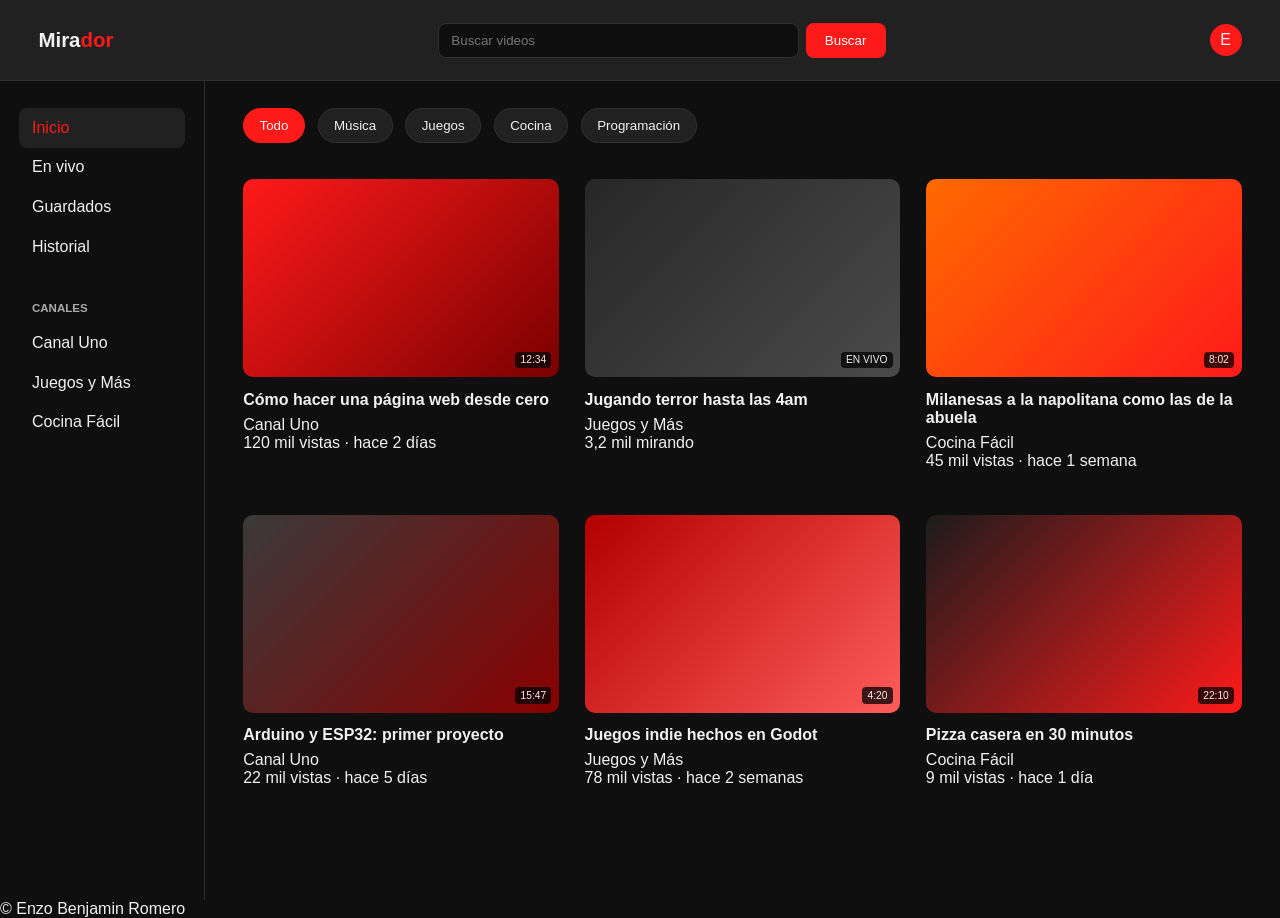
<file: Mirador/index.html>
<!DOCTYPE html>
<html lang="es">
<head>
    <meta charset="UTF-8">
    <meta name="viewport" content="width=device-width, initial-scale=1.0">
    <title>Mirador</title>
    <link rel="stylesheet" href="style.css">
</head>
<body>

<header>
    <a href="index.html" class="logo">Mira<span>dor</span></a>

    <form class="buscador">
        <input type="text" placeholder="Buscar videos">
        <button type="submit">Buscar</button>
    </form>

    <div class="avatar">E</div>
</header>

<div class="contenedor">

<aside class="sidebar">
    <ul class="sidebar_lista">
        <li class="activo"><a href="#">Inicio</a></li>
        <li><a href="#">En vivo</a></li>
        <li><a href="#">Guardados</a></li>
        <li><a href="#">Historial</a></li>
    </ul>

    <h3 class="sidebar_titulo">Canales</h3>
    <ul class="sidebar_lista canales">
        <li><a href="#"><span class="mini_avatar c_uno"></span> Canal Uno</a></li>
        <li><a href="#"><span class="mini_avatar c_dos"></span> Juegos y Más</a></li>
        <li><a href="#"><span class="mini_avatar c_tres"></span> Cocina Fácil</a></li>
    </ul>
</aside>

<main>

<section class="categorias">
    <button class="categoria activo">Todo</button>
    <button class="categoria">Música</button>
    <button class="categoria">Juegos</button>
    <button class="categoria">Cocina</button>
    <button class="categoria">Programación</button>
</section>

<section class="videos_grid">

    <article class="video_card">
        <div class="miniatura m1">
            <span class="duracion">12:34</span>
        </div>
        <h4>Cómo hacer una página web desde cero</h4>
        <p class="canal">Canal Uno</p>
        <p class="datos">120 mil vistas · hace 2 días</p>
    </article>

    <article class="video_card">
        <div class="miniatura m2">
            <span class="duracion en_vivo">EN VIVO</span>
        </div>
        <h4>Jugando terror hasta las 4am</h4>
        <p class="canal">Juegos y Más</p>
        <p class="datos">3,2 mil mirando</p>
    </article>

    <article class="video_card">
        <div class="miniatura m3">
            <span class="duracion">8:02</span>
        </div>
        <h4>Milanesas a la napolitana como las de la abuela</h4>
        <p class="canal">Cocina Fácil</p>
        <p class="datos">45 mil vistas · hace 1 semana</p>
    </article>

    <article class="video_card">
        <div class="miniatura m4">
            <span class="duracion">15:47</span>
        </div>
        <h4>Arduino y ESP32: primer proyecto</h4>
        <p class="canal">Canal Uno</p>
        <p class="datos">22 mil vistas · hace 5 días</p>
    </article>

    <article class="video_card">
        <div class="miniatura m5">
            <span class="duracion">4:20</span>
        </div>
        <h4>Juegos indie hechos en Godot</h4>
        <p class="canal">Juegos y Más</p>
        <p class="datos">78 mil vistas · hace 2 semanas</p>
    </article>

    <article class="video_card">
        <div class="miniatura m6">
            <span class="duracion">22:10</span>
        </div>
        <h4>Pizza casera en 30 minutos</h4>
        <p class="canal">Cocina Fácil</p>
        <p class="datos">9 mil vistas · hace 1 día</p>
    </article>

</section>

</main>

</div>

<footer>
    <p>&copy; Enzo Benjamin Romero</p>
</footer>

</body>
</html>
</file>
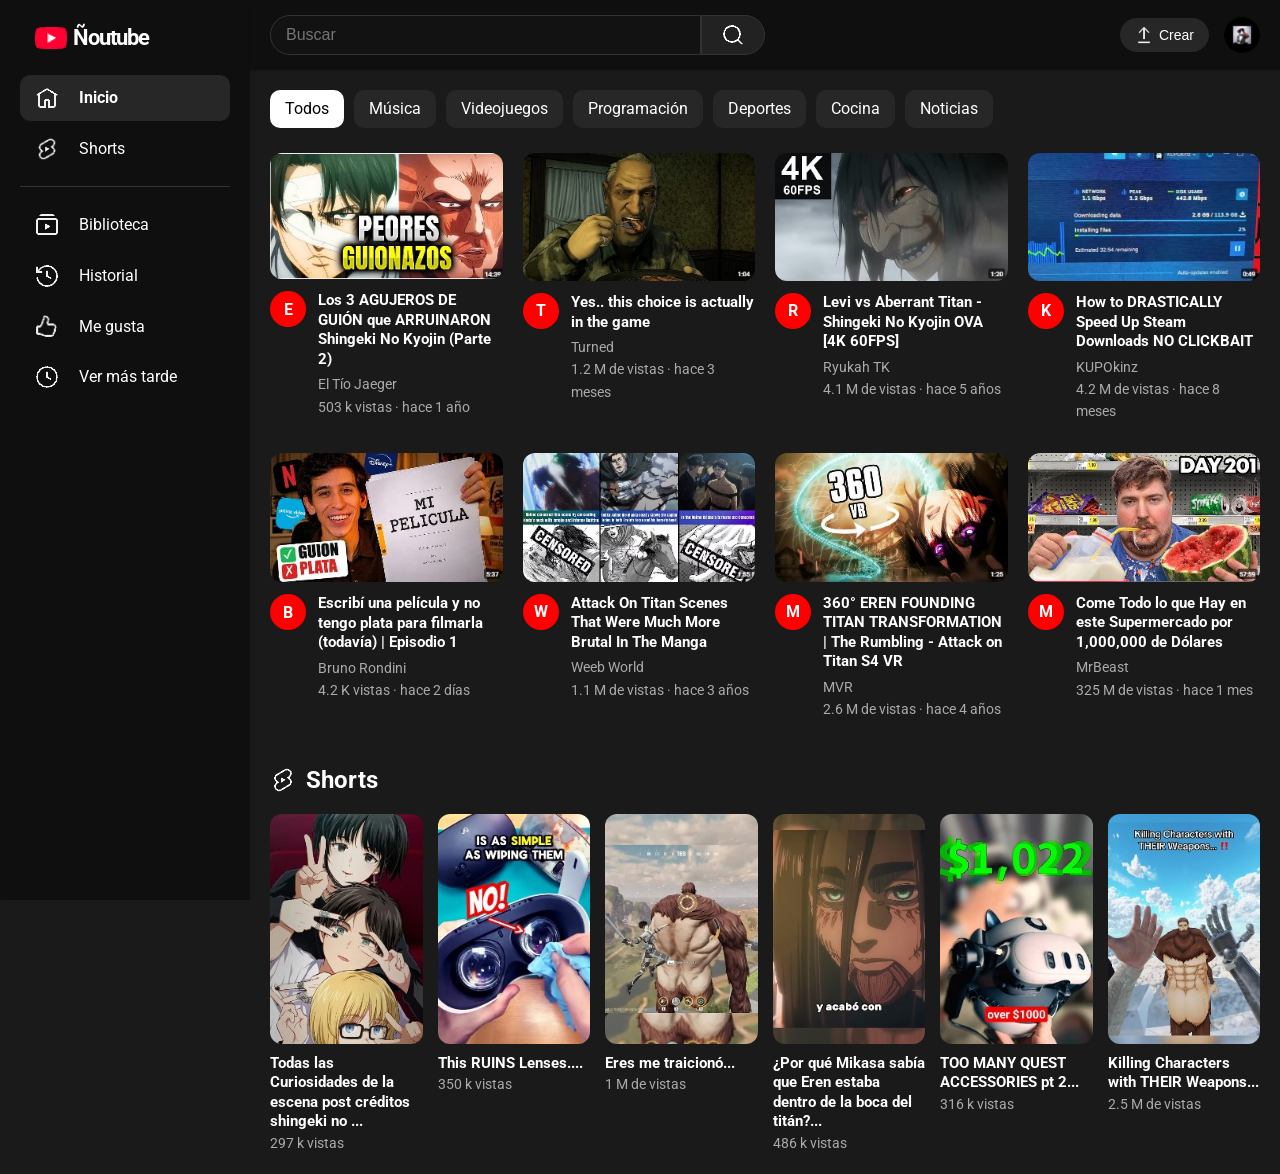
<file: Tubito/index.html>
<!DOCTYPE html>
<html lang="es">
<head>
    <meta charset="UTF-8">
    <meta name="viewport" content="width=device-width, initial-scale=1.0">
    <title>Ñoutube</title>
    <link rel="preconnect" href="https://fonts.googleapis.com">
    <link rel="preconnect" href="https://fonts.gstatic.com" crossorigin>
    <link href="https://fonts.googleapis.com/css2?family=Roboto:ital,wght@0,100..900;1,100..900&display=swap" rel="stylesheet">
    <link rel="stylesheet" href="style.css">
    <link rel="icon" href="imgs\copy.ico">
</head>
<body>
    <nav>
        <section class="barra-lateral">
            <section class="logo">
                <img src="imgs/logo.png" alt="">
                <h1>Ñoutube</h1>
            </section>

            <ul class="menu">
                <li><a href="#" class="activo"><img src="imgs/inicio.png" alt=""> Inicio</a></li>
                <li><a href="#"><img src="imgs/shorts.png" alt=""> Shorts</a></li>
            </ul>

            <hr>

            <ul class="menu">
                <li><a href="#"><img src="imgs/biblioteca.png" alt=""> Biblioteca</a></li>
                <li><a href="#"><img src="imgs/historial.png" alt=""> Historial</a></li>
                <li><a href="#"><img src="imgs/me-gusta.png" alt=""> Me gusta</a></li>
                <li><a href="#"><img src="imgs/ver-mas-tarde.png" alt=""> Ver más tarde</a></li>
            </ul>
        </section>

        <section class="barra-superior">
            <form class="buscador">
                <input type="text" placeholder="Buscar">
                <button type="submit"><img src="imgs/buscar.png" alt="Buscar"></button>
            </form>

            <div class="usuario">
                <button class="boton-subir"><img src="imgs/subir.png" alt=""> Crear</button>
                <img class="foto-perfil" src="imgs/avatar.png" alt="Mi canal">
            </div>
        </section>
    </nav>

    <main>
        <section class="categorias">
            <a href="#" class="activo">Todos</a>
            <a href="#">Música</a>
            <a href="#">Videojuegos</a>
            <a href="#">Programación</a>
            <a href="#">Deportes</a>
            <a href="#">Cocina</a>
            <a href="#">Noticias</a>
        </section>


        <section class="videos">
            <article class="video">
                <img class="miniatura" src="imgs/miniaturas/video-1.jpg" alt="">
                <div class="info">
                    <div class="avatar">E</div>
                    <div>
                        <h3>Los 3 AGUJEROS DE GUIÓN que ARRUINARON Shingeki No Kyojin (Parte 2)</h3>
                        <p>El Tío Jaeger</p>
                        <p>503 k vistas · hace 1 año</p>
                    </div>
                </div>
            </article>

            <article class="video">
                <img class="miniatura" src="imgs/miniaturas/video-2.jpg" alt="">
                <div class="info">
                    <div class="avatar">T</div>
                    <div>
                        <h3>Yes.. this choice is actually in the game</h3>
                        <p>Turned</p>
                        <p>1.2 M de vistas · hace 3 meses</p>
                    </div>
                </div>
            </article>

            <article class="video">
                <img class="miniatura" src="imgs/miniaturas/video-3.jpg" alt="">
                <div class="info">
                    <div class="avatar">R</div>
                    <div>
                        <h3>Levi vs Aberrant Titan - Shingeki No Kyojin OVA [4K 60FPS]</h3>
                        <p>Ryukah TK</p>
                        <p>4.1 M de vistas · hace 5 años</p>
                    </div>
                </div>
            </article>

            <article class="video">
                <img class="miniatura" src="imgs/miniaturas/video-4.jpg" alt="">
                <div class="info">
                    <div class="avatar">K</div>
                    <div>
                        <h3>How to DRASTICALLY Speed Up Steam Downloads NO CLICKBAIT</h3>
                        <p>KUPOkinz</p>
                        <p>4.2 M de vistas · hace 8 meses</p>
                    </div>
                </div>
            </article>

            <article class="video">
                <img class="miniatura" src="imgs/miniaturas/video-5.jpg" alt="">
                <div class="info">
                    <div class="avatar">B</div>
                    <div>
                        <h3>Escribí una película y no tengo plata para filmarla (todavía) | Episodio 1</h3>
                        <p>Bruno Rondini</p>
                        <p>4.2 K vistas · hace 2 días</p>
                    </div>
                </div>
            </article>

            <article class="video">
                <img class="miniatura" src="imgs/miniaturas/video-6.jpg" alt="">
                <div class="info">
                    <div class="avatar">W</div>
                    <div>
                        <h3>Attack On Titan Scenes That Were Much More Brutal In The Manga</h3>
                        <p>Weeb World</p>
                        <p>1.1 M de vistas · hace 3 años</p>
                    </div>
                </div>
            </article>

            <article class="video">
                <img class="miniatura" src="imgs/miniaturas/video-7.jpg" alt="">
                <div class="info">
                    <div class="avatar">M</div>
                    <div>
                        <h3>360° EREN FOUNDING TITAN TRANSFORMATION | The Rumbling - Attack on Titan S4 VR</h3>
                        <p>MVR</p>
                        <p>2.6 M de vistas · hace 4 años</p>
                    </div>
                </div>
            </article>

            <article class="video">
                <img class="miniatura" src="imgs/miniaturas/video-8.jpg" alt="">
                <div class="info">
                    <div class="avatar">M</div>
                    <div>
                        <h3>Come Todo lo que Hay en este Supermercado por 1,000,000 de Dólares</h3>
                        <p>MrBeast</p>
                        <p>325 M de vistas · hace 1 mes</p>
                    </div>
                </div>
            </article>
        </section>


        <section class="shorts">
            <h2><img src="imgs/shorts.png" alt=""> Shorts</h2>
            <div class="lista-shorts">
                <article>
                    <img class="short" src="imgs/miniaturas/short-1.jpg" alt="">
                    <h3>Todas las Curiosidades de la escena post créditos shingeki no ...</h3>
                    <p>297 k vistas</p>
                </article>
                <article>
                    <img class="short" src="imgs/miniaturas/short-2.jpg" alt="">
                    <h3>This RUINS Lenses....</h3>
                    <p>350 k vistas</p>
                </article>
                <article>
                    <img class="short" src="imgs/miniaturas/short-3.jpg" alt="">
                    <h3>Eres me traicionó...</h3>
                    <p>1 M de vistas</p>
                </article>
                <article>
                    <img class="short" src="imgs/miniaturas/short-4.jpg" alt="">
                    <h3>¿Por qué Mikasa sabía que Eren estaba dentro de la boca del titán?...</h3>
                    <p>486 k vistas</p>
                </article>
                <article>
                    <img class="short" src="imgs/miniaturas/short-5.jpg" alt="">
                    <h3>TOO MANY QUEST ACCESSORIES pt 2...</h3>
                    <p>316 k vistas</p>
                </article>
                <article>
                    <img class="short" src="imgs/miniaturas/short-6.jpg" alt="">
                    <h3>Killing Characters with THEIR Weapons...</h3>
                    <p>2.5 M de vistas</p>
                </article>
            </div>
        </section>
    </main>
</body>
</html>
</file>
<file: Mirador/style.css>
/* * */
*{
    box-sizing: border-box;
    padding: 0;
    margin: 0;
    font-family: sans-serif;
    scroll-behavior: smooth;
}

/* COLORES */

:root{
    --fondo: #0f0f0f;
    --fondo_claro: #212121;
    --borde: #303030;
    --texto: #f1f1f1;
    --gris: #aaaaaa;
    --rojo: #ff1a1a;
}

body{
    background: var(--fondo);
    color: var(--texto);
}

a{
    text-decoration: none;
    color: var(--texto);
}

button{
    border: none;
    cursor: pointer;
}

/* HEADER */

header{
    position: fixed;
    top: 0;
    left: 0;
    width: 100%;
    height: 9vh;
    padding: 0 3vw;

    background: var(--fondo_claro);
    border-bottom: 1px solid var(--borde);

    display: flex;
    align-items: center;
    justify-content: space-between;

    z-index: 10;
}

.logo{
    font-size: 1.6vw;
    font-weight: bold;
}

.logo span{
    color: var(--rojo);
}

/* BUSCADOR */

.buscador{
    display: flex;
    gap: 0.5vw;
    width: 35vw;
}

.buscador input{
    flex: 1;
    padding: 1vh 1vw;
    background: var(--fondo);
    color: var(--texto);
    border: 1px solid var(--borde);
    border-radius: 8px;
    outline: none;
}

.buscador input:focus{
    border-color: var(--rojo);
}

.buscador button{
    padding: 1vh 1.5vw;
    background: var(--rojo);
    color: white;
    border-radius: 8px;
    transition: 0.25s;
}

.buscador button:hover{
    opacity: 0.8;
}

.avatar{
    width: 2.5vw;
    height: 2.5vw;
    border-radius: 50%;
    background: var(--rojo);

    display: flex;
    align-items: center;
    justify-content: center;
}

/* CONTENEDOR */

.contenedor{
    display: grid;
    grid-template-columns: 16vw 1fr;
    padding-top: 9vh;
}

/* SIDEBAR */

.sidebar{
    position: sticky;
    top: 9vh;
    height: 91vh;
    padding: 3vh 1.5vw;
    border-right: 1px solid var(--borde);
}

.sidebar_lista li{
    list-style: none;
}

.sidebar_lista a{
    display: block;
    padding: 1.2vh 1vw;
    border-radius: 8px;
    transition: 0.25s;
}

.sidebar_lista a:hover{
    background: var(--fondo_claro);
}

.sidebar_lista .activo a{
    background: var(--fondo_claro);
    color: var(--rojo);
}

.sidebar_titulo{
    margin: 4vh 0 1vh 1vw;
    font-size: 0.9vw;
    color: var(--gris);
    text-transform: uppercase;
}

/* FALTA: .mini_avatar (circulito de color al lado de cada canal: c_uno, c_dos, c_tres) */

/* MAIN */

main{
    padding: 3vh 3vw;
}

/* CATEGORIAS */

.categorias{
    display: flex;
    gap: 1vw;
    margin-bottom: 4vh;
}

.categoria{
    padding: 1vh 1.2vw;
    border-radius: 20px;
    background: var(--fondo_claro);
    color: var(--texto);
    border: 1px solid var(--borde);
    transition: 0.25s;
}

.categoria:hover{
    border-color: var(--rojo);
}

.categoria.activo{
    background: var(--rojo);
    border-color: var(--rojo);
}

/* VIDEOS */

.videos_grid{
    display: grid;
    grid-template-columns: repeat(3, 1fr);
    gap: 5vh 2vw;
}

.miniatura{
    position: relative;
    width: 100%;
    height: 22vh;
    border-radius: 10px;
    margin-bottom: 1.5vh;
}

/* miniaturas de mentira hasta que haya imagenes */

.m1{ background: linear-gradient(135deg, #ff1a1a, #7a0000); }
.m2{ background: linear-gradient(135deg, #272727, #4a4a4a); }
.m3{ background: linear-gradient(135deg, #ff6a00, #ff1a1a); }
.m4{ background: linear-gradient(135deg, #3a3a3a, #8a0000); }
.m5{ background: linear-gradient(135deg, #b30000, #ff5c5c); }
.m6{ background: linear-gradient(135deg, #1c1c1c, #ff1a1a); }

.duracion{
    position: absolute;
    bottom: 1vh;
    right: 0.6vw;
    padding: 0.3vh 0.4vw;
    border-radius: 4px;
    background: rgba(0,0,0,0.75);
    font-size: 0.8vw;
}

/* FALTA: .duracion.en_vivo (que se note que es en vivo, otro color de fondo) */

.video_card h4{
    margin-bottom: 0.8vh;
}

/* FALTA: .canal y .datos (texto mas chico y en gris) */

/* FALTA: hover de .video_card (que se levante un poco como las cards de MiLanding) */

/* FALTA: footer */
</file>
<file: Tubito/style.css>
/* GENERAL */
*{
    box-sizing: border-box;
    padding: 0;
    margin: 0;
}

a{
    color: inherit;
    text-decoration: none;
}

ul{
    list-style: none;
}

/* BODY */
body{
    font-family: "Roboto", sans-serif;
    background-color: #1a1a1a;
    color: #fff;
    line-height: 1.6;
}

/* BARRA LATERAL */
.barra-lateral{
    position: fixed;
    top: 0;
    left: 0;
    width: 250px;
    height: 100%;
    background-color: #0f0f0f;
    color: #fff;
    padding: 20px;
    box-shadow: 2px 0 5px rgba(0, 0, 0, 0.1);
    z-index: 10;
}

/* Logo */
.logo{
    display: flex;
    align-items: center;
    gap: 6px;
    margin-bottom: 20px;
    padding-left: 15px;
}

.logo img{
    width: 32px;
}

.logo h1{
    font-size: 22px;
    letter-spacing: -1px;
}

/* Menú */
.menu a{
    display: flex;
    align-items: center;
    gap: 20px;
    padding: 10px 15px;
    border-radius: 10px;
    margin-bottom: 5px;
    transition: background-color 0.2s;
}

.menu img{
    width: 24px;
    height: 24px;
}

.menu a:hover{
    background-color: #272727;
}

.menu a.activo{
    background-color: #272727;
    font-weight: bold;
}

hr{
    border: none;
    border-top: 1px solid #333;
    margin: 15px 0;
}

/* BARRA SUPERIOR */
.barra-superior{
    position: fixed;
    top: 0;
    left: 250px;
    right: 0;
    height: 70px;
    background-color: #0f0f0f;
    color: #fff;
    padding: 0 20px;
    box-shadow: 0 2px 2px rgba(0, 0, 0, 0.1);
    z-index: 10;

    display: flex;
    align-items: center;
    justify-content: space-between;
}

/* Buscador */
.buscador{
    display: flex;
    width: 50%;
}

.buscador input{
    flex: 1;
    padding: 10px 15px;
    background-color: #121212;
    color: #fff;
    border: 1px solid #333;
    border-radius: 20px 0 0 20px;
    font-size: 16px;
}

.buscador button{
    padding: 0 20px;
    background-color: #222;
    border: 1px solid #333;
    border-radius: 0 20px 20px 0;
}

.buscador button:hover{
    background-color: #333;
}

.buscador button img{
    width: 22px;
    display: block;
}

/* Usuario */
.usuario{
    display: flex;
    align-items: center;
    gap: 15px;
}

.boton-subir{
    display: flex;
    align-items: center;
    gap: 6px;
    padding: 8px 15px;
    background-color: #272727;
    color: #fff;
    border: none;
    border-radius: 20px;
    font-size: 14px;
}

.boton-subir:hover{
    background-color: #3f3f3f;
}

.boton-subir img{
    width: 18px;
}

.foto-perfil{
    width: 36px;
    height: 36px;
    border-radius: 50%;
}

.avatar{
    width: 36px;
    height: 36px;
    border-radius: 50%;
    background-color: #ff0000;
    display: flex;
    align-items: center;
    justify-content: center;
    font-weight: bold;
    min-width: 36px;
}

/* CONTENIDO */
main{
    margin-left: 250px;
    margin-top: 70px;
    padding: 20px;
}

/* Categorías */
.categorias{
    display: flex;
    gap: 10px;
    margin-bottom: 25px;
    overflow-x: auto;
}

.categorias a{
    padding: 6px 15px;
    background-color: #272727;
    border-radius: 10px;
    transition: background-color 0.2s;
}

.categorias a:hover{
    background-color: #3f3f3f;
}

.categorias a.activo{
    background-color: #fff;
    color: #000;
}

/* Videos */
.videos{
    display: grid;
    grid-template-columns: 1fr 1fr 1fr 1fr;
    gap: 30px 20px;
    margin-bottom: 40px;
}

.miniatura{
    width: 100%;
    display: block;
    border-radius: 12px;
    transition: transform 0.2s;
}

.video:hover .miniatura{
    transform: scale(1.03);
}

.info{
    display: flex;
    gap: 12px;
    margin-top: 12px;
}

.info h3{
    font-size: 15px;
    line-height: 1.3;
    margin-bottom: 4px;
}

.info p{
    font-size: 14px;
    color: #aaa;
}

.video:hover h3{
    color: #3ea6ff;
}

/* Shorts */
.shorts h2{
    display: flex;
    align-items: center;
    gap: 10px;
    margin-bottom: 15px;
}

.shorts h2 img{
    width: 26px;
}

.lista-shorts{
    display: grid;
    grid-template-columns: 1fr 1fr 1fr 1fr 1fr 1fr;
    gap: 15px;
}

.short{
    width: 100%;
    display: block;
    border-radius: 12px;
    transition: transform 0.2s;
}

.short:hover{
    transform: scale(1.05);
}

.lista-shorts h3{
    font-size: 15px;
    line-height: 1.3;
    margin-top: 10px;
}

.lista-shorts p{
    font-size: 14px;
    color: #aaa;
}

/* PANTALLAS PEQUEÑAS */
@media (max-width: 768px){
    .barra-lateral{
        display: none;
    }

    .barra-superior{
        left: 0;
    }

    .boton-subir{
        display: none;
    }

    .buscador{
        flex: 1;
        margin-right: 15px;
    }

    .buscador input{
        min-width: 0;
    }

    main{
        margin-left: 0;
    }

    .videos{
        grid-template-columns: 1fr;
    }

    .lista-shorts{
        grid-template-columns: 1fr 1fr;
    }
}
</file>
